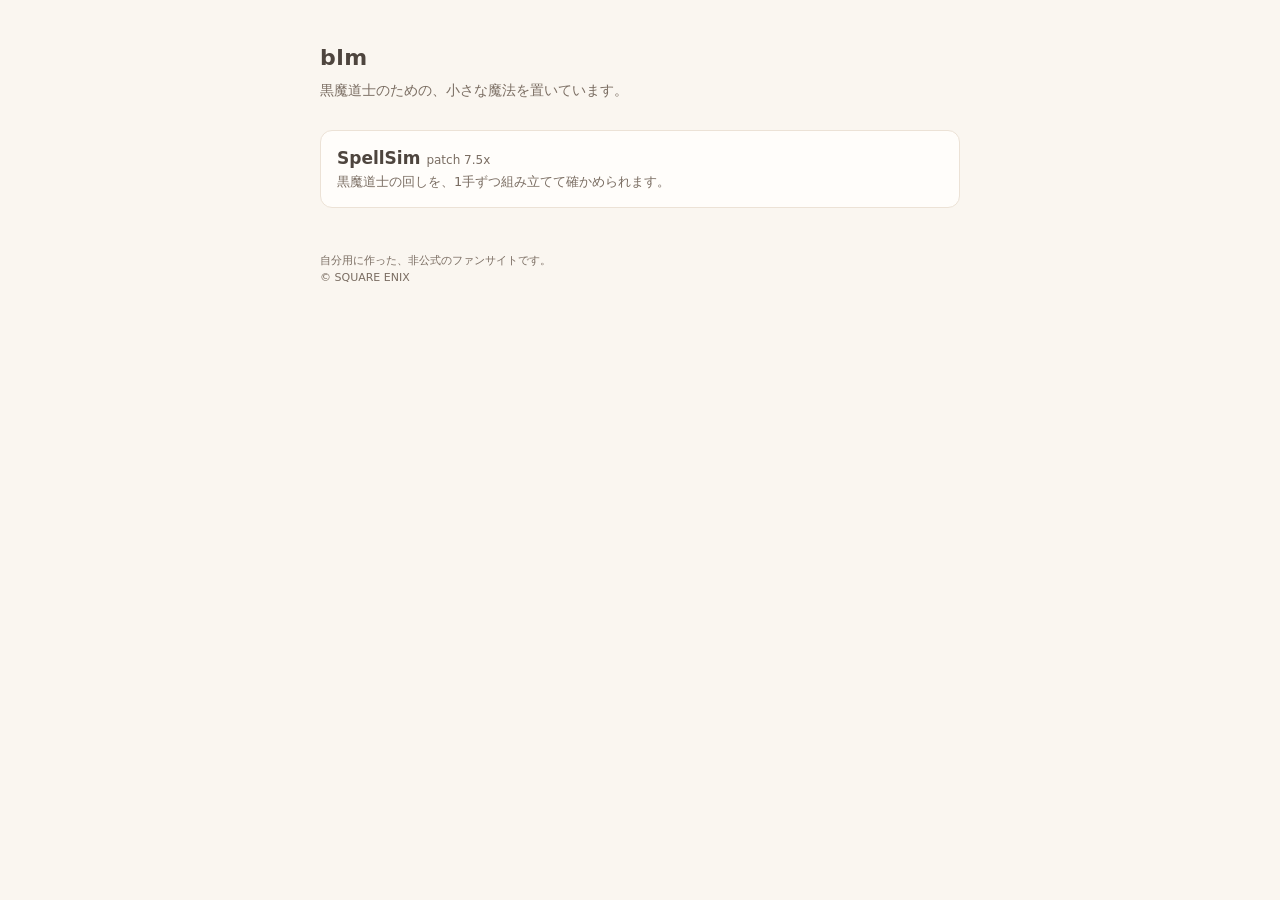
<file: index.html>
<!doctype html>
<html lang="ja">
  <head>
    <meta charset="utf-8" />
    <meta name="viewport" content="width=device-width, initial-scale=1" />
    <meta name="color-scheme" content="light dark" />
    <link rel="icon" href="./favicon.png" type="image/png" />
    <link rel="icon" href="./favicon.ico" sizes="any" />
    <link rel="apple-touch-icon" href="./favicon.png" />
    <title>blm — 黒魔道士のための小さな魔法</title>
    <script>
      // SpellSim などで選んだライト / ダークをここでも使う
      try {
        const t = localStorage.getItem("blm:theme");
        if (t === "light" || t === "dark") document.documentElement.dataset.theme = t;
      } catch {}
    </script>
    <style>
      /* ライト：アイボリー × アッシュブラウン / ダーク：その反対（SpellSim と同じ色） */
      :root { --bg: #faf6f0; --panel: #fffdfa; --text: #4e453e; --muted: #7a6d62; --line: #ece2d6; --accent: #4e453e; }
      @media (prefers-color-scheme: dark) {
        :root:not([data-theme="light"]) { --bg: #1d1a17; --panel: #26221e; --text: #faf6f0; --muted: #b3a597; --line: #3a332d; --accent: #d0c0b0; color-scheme: dark; }
      }
      :root[data-theme="dark"] { --bg: #1d1a17; --panel: #26221e; --text: #faf6f0; --muted: #b3a597; --line: #3a332d; --accent: #d0c0b0; color-scheme: dark; }
      body { margin: 0; background: var(--bg); color: var(--text); font: 15px/1.6 system-ui, -apple-system, "Hiragino Sans", "Noto Sans JP", sans-serif; }
      main { max-width: 40rem; margin: 0 auto; padding: 40px 16px; }
      h1 { margin: 0 0 4px; font-size: 22px; letter-spacing: 0.02em; }
      .sub { color: var(--muted); margin: 0 0 28px; font-size: 14px; }
      .tools { display: grid; gap: 10px; }
      a.tool { display: block; padding: 14px 16px; background: var(--panel); border: 1px solid var(--line); border-radius: 12px; color: var(--text); text-decoration: none; }
      a.tool:hover { border-color: var(--accent); }
      a.tool strong { font-size: 17px; }
      a.tool small { margin-left: 6px; color: var(--muted); font-size: 12px; font-weight: 500; }
      a.tool span { display: block; color: var(--muted); font-size: 13px; }
      footer { margin-top: 44px; color: var(--muted); font-size: 11px; line-height: 1.6; }
      footer p { margin: 0; }
    </style>
  </head>
  <body>
    <main>
      <h1>blm</h1>
      <p class="sub">黒魔道士のための、小さな魔法を置いています。</p>
      <div class="tools">
        <a class="tool" href="./spellsim/">
          <strong>SpellSim</strong><small>patch 7.5x</small>
          <span>黒魔道士の回しを、1手ずつ組み立てて確かめられます。</span>
        </a>
      </div>
      <footer>
        <p>自分用に作った、非公式のファンサイトです。</p>
        <p>© SQUARE ENIX</p>
      </footer>
    </main>
  </body>
</html>
</file>
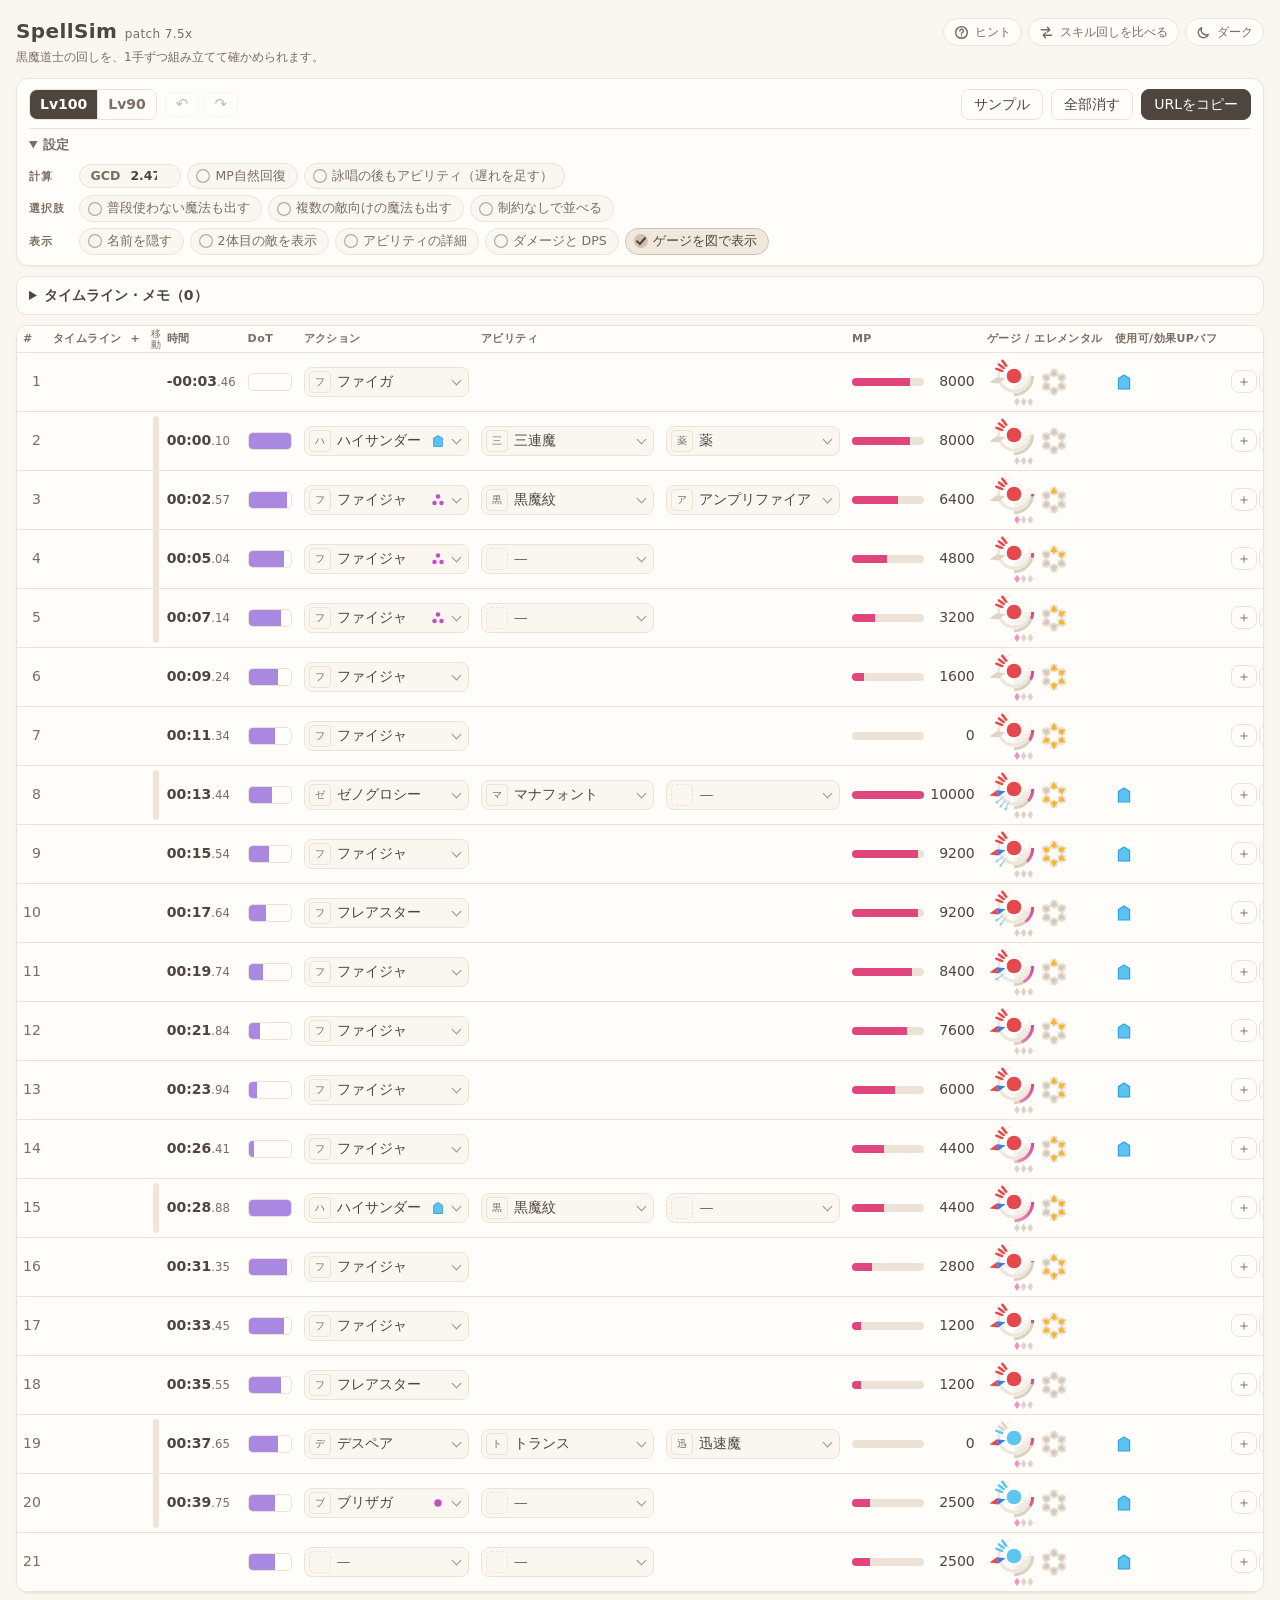
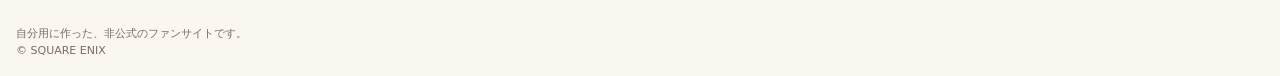
<file: spellsim/index.html>
<!doctype html>
<html lang="ja">
  <head>
    <meta charset="utf-8" />
    <meta name="viewport" content="width=device-width, initial-scale=1" />
    <meta name="color-scheme" content="light dark" />
    <link rel="icon" href="../favicon.png" type="image/png" />
    <link rel="icon" href="../favicon.ico" sizes="any" />
    <link rel="apple-touch-icon" href="../favicon.png" />
    <title>SpellSim — 黒魔道士スキル回しシミュレーター</title>
    <link rel="stylesheet" href="./style.css" />
    <script>
      // 前に選んだライト / ダークを、描く前に当てる（ちらつき防止）
      try {
        const t = localStorage.getItem("blm:theme");
        if (t === "light" || t === "dark") document.documentElement.dataset.theme = t;
      } catch {}
    </script>
  </head>
  <body>
    <header class="top">
      <div>
        <h1>SpellSim <small>patch 7.5x</small></h1>
        <p class="sub">黒魔道士の回しを、1手ずつ組み立てて確かめられます。</p>
      </div>
    </header>
    <main id="app"></main>
    <footer class="foot">
      <p>自分用に作った、非公式のファンサイトです。</p>
      <p>© SQUARE ENIX</p>
    </footer>
    <script type="module" src="./ui/main.js"></script>
  </body>
</html>
</file>
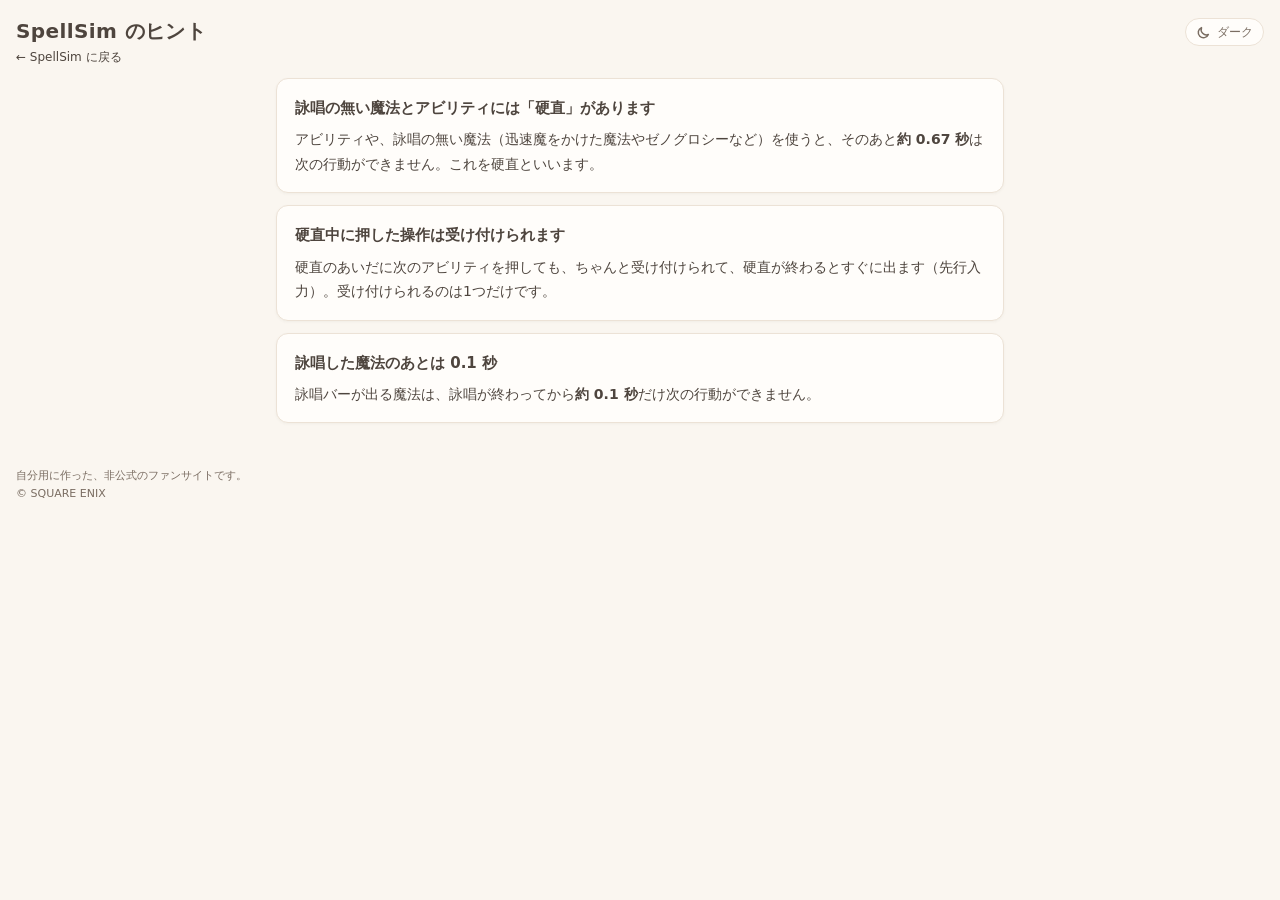
<file: spellsim/hint.html>
<!doctype html>
<html lang="ja">
  <head>
    <meta charset="utf-8" />
    <meta name="viewport" content="width=device-width, initial-scale=1" />
    <meta name="color-scheme" content="light dark" />
    <link rel="icon" href="../favicon.png" type="image/png" />
    <link rel="icon" href="../favicon.ico" sizes="any" />
    <link rel="apple-touch-icon" href="../favicon.png" />
    <title>SpellSim のヒント</title>
    <link rel="stylesheet" href="./style.css" />
    <script>
      // 前に選んだライト / ダークを、描く前に当てる（ちらつき防止）
      try {
        const t = localStorage.getItem("blm:theme");
        if (t === "light" || t === "dark") document.documentElement.dataset.theme = t;
      } catch {}
    </script>
  </head>
  <body>
    <!-- SpellSim のヒント：黒魔道士・FF14 の仕組みのうち、回しを組むときに知っておくとよいこと（硬直など）。
         SpellSim の計算の仕組みの話はしない。ゲームを始めたばかりの人が読んで7割わかるくらいに短く（docs/仕様.md 3.1） -->
    <header class="top">
      <div>
        <h1>SpellSim のヒント</h1>
        <p class="sub"><a href="./">← SpellSim に戻る</a></p>
      </div>
    </header>
    <main class="guide">
      <section>
        <h2>詠唱の無い魔法とアビリティには「硬直」があります</h2>
        <p>
          アビリティや、詠唱の無い魔法（迅速魔をかけた魔法やゼノグロシーなど）を使うと、そのあと<strong>約 0.67 秒</strong>は次の行動ができません。これを硬直といいます。
        </p>
      </section>

      <section>
        <h2>硬直中に押した操作は受け付けられます</h2>
        <p>
          硬直のあいだに次のアビリティを押しても、ちゃんと受け付けられて、硬直が終わるとすぐに出ます（先行入力）。受け付けられるのは1つだけです。
        </p>
      </section>

      <section>
        <h2>詠唱した魔法のあとは 0.1 秒</h2>
        <p>詠唱バーが出る魔法は、詠唱が終わってから<strong>約 0.1 秒</strong>だけ次の行動ができません。</p>
      </section>
    </main>
    <footer class="foot">
      <p>自分用に作った、非公式のファンサイトです。</p>
      <p>© SQUARE ENIX</p>
    </footer>
    <script type="module">
      import { mountThemeToggle } from "./ui/theme.js";
      mountThemeToggle();
    </script>
  </body>
</html>
</file>
<file: spellsim/style.css>
/* SpellSim の見た目。上から：色 → 土台（ボタン・お知らせ・確認のメッセージボックス）→ 設定バー → 表 →
   選択欄（アビリティのリキャストを含む）→ 状態の列 → タイムライン → スマホ → 動きを減らす設定 */

/* ===== 色（アイボリー #FAF6F0 × ミルクティー #D0C0B0 × アッシュブラウン #4E453E。ダークはその反対） =====
   ミルクティーは明るい背景の上では文字に使えない（コントラスト不足）ので、線・面・印だけに使う。
   端末の設定に合わせ、右上のボタンで切り替えたらそれを優先（data-theme） */
:root {
  --bg: #faf6f0;
  --panel: #fffdfa;
  --text: #4e453e;
  --muted: #7a6d62;
  --line: #ece2d6;
  /* ボタン・選んだもの（ライトはアッシュブラウン、ダークはミルクティー） */
  --accent: #4e453e;
  /* アクセントの上の文字 */
  --on-accent: #fffdfa;
  /* ミルクティー（オンのチップの縁と印） */
  --tea: #d0c0b0;
  /* 選んだものの面 */
  --soft: #f1e8dd;
  --bad: #d93a3a;
  --bad-soft: #fde4e4;
  --shadow: 0 1px 3px rgba(78, 69, 62, 0.05);

  /* ゲーム内の要素 */
  --fire: #e8622c;
  --ice: #2f8fd8;
  --heart: #8fc9f2;
  --poly: #f07ab4;
  /* ポリグロットのあふれの文字（背景とのコントラストを取るため濃いめ） */
  --poly-strong: #b8326f;
  --mp: #e0457b;
  --ent: #b49ce8;
  --dot: #8b62d9;
  /* アストラルソウル 6 個の光（明るい背景では白が見えないので金色寄り） */
  --as-glow: 255, 196, 40;
  /* 動ける手の帯 */
  --mv: #efe4d8;
  /* 選択肢の印（E・T）、H の水色、N の詠唱の背景（ピンク） */
  --mark: #c04fc8;
  --h-tint: 90, 185, 240;
  --n-tint: 240, 130, 175;
  /* 開いた一覧は表と見分けがつくよう少し色を付ける */
  --menu-bg: #f7f0e7;
  --menu-line: #e2d4c4;
  /* タイムラインの種類 */
  --k-gimmick: #e0564f;
  --k-move: #e39a2a;
  --k-burst: #a64ad6;
  --k-memo: #7d8796;

  /* ゲージを図で表示するときの色（dial.ts） */
  --dl-off: #ddd3c8;
  --dl-warm: #d9d2bd;
  --dl-moon: #eee6dc;
  --dl-af: #e5484d;
  --dl-ub: #5cc6ee;
  --dl-pxin: #3d7fe0;
  --dl-heart: #7fc4f5;
  --dl-ele: #d6478f;
  --dl-ele2: #f590c4;
  --dl-disc: #ebe3d9;
  --dl-soul: #f7b52a;
  --dl-soul-off: #d3c8bc;

  /* 1手の行の高さ（選択欄の高さ） */
  --row: 30px;
}
/* ダーク（端末の設定。ボタンでライトを選んだときは除く）と、ボタンでダークを選んだとき。中身は同じ */
@media (prefers-color-scheme: dark) {
  :root:not([data-theme="light"]) {
    --bg: #1d1a17;
    --panel: #26221e;
    --text: #faf6f0;
    --muted: #b3a597;
    --line: #3a332d;
    --accent: #d0c0b0;
    --on-accent: #2b2521;
    --soft: rgba(208, 192, 176, 0.14);
    --poly-strong: #ff9fcb;
    --bad-soft: #4a1d22;
    --as-glow: 255, 243, 180;
    --mv: #3b332c;
    --menu-bg: #2d2823;
    --menu-line: #4a4038;
    --dl-off: #574e46;
    --dl-warm: #6a624d;
    --dl-moon: #352f29;
    --dl-disc: #332d27;
    --dl-soul-off: #5a5047;
    color-scheme: dark;
  }
}
:root[data-theme="dark"] {
  --bg: #1d1a17;
  --panel: #26221e;
  --text: #faf6f0;
  --muted: #b3a597;
  --line: #3a332d;
  --accent: #d0c0b0;
  --on-accent: #2b2521;
  --soft: rgba(208, 192, 176, 0.14);
  --poly-strong: #ff9fcb;
  --bad-soft: #4a1d22;
  --as-glow: 255, 243, 180;
  --mv: #3b332c;
  --menu-bg: #2d2823;
  --menu-line: #4a4038;
  --dl-off: #574e46;
  --dl-warm: #6a624d;
  --dl-moon: #352f29;
  --dl-disc: #332d27;
  --dl-soul-off: #5a5047;
  color-scheme: dark;
}

/* ===== 土台 ===== */
* { box-sizing: border-box; }
body {
  margin: 0;
  background: var(--bg);
  color: var(--text);
  font: 14px/1.5 system-ui, -apple-system, "Hiragino Sans", "Noto Sans JP", sans-serif;
  /* ドラッグで文字や画像が選択されて青くならないようにする（入力欄の中は選べる） */
  -webkit-user-select: none;
  user-select: none;
}
input, textarea { -webkit-user-select: text; user-select: text; }
img { -webkit-user-drag: none; user-drag: none; }

header.top { padding: 16px 16px 4px; display: flex; align-items: flex-start; justify-content: space-between; gap: 12px; }
/* ライト / ダークの切り替え */
.themetoggle {
  flex: none; display: inline-flex; align-items: center; gap: 6px; padding: 4px 10px; margin-top: 2px;
  border: 1px solid var(--line); border-radius: 999px; background: var(--panel); color: var(--muted); font: inherit; font-size: 12px; cursor: pointer;
}
.themetoggle:hover { color: var(--text); border-color: var(--accent); }
/* 見出しの右のボタン（スキル回しを比べる、ライト / ダーク） */
header.top { flex-wrap: wrap; }
header.top > div:first-child { flex: 1 1 16em; }
.headtools { flex: none; margin-left: auto; display: flex; flex-wrap: wrap; justify-content: flex-end; gap: 6px; }
.cmptoggle[aria-pressed="true"] { color: var(--text); border-color: var(--accent); background: var(--soft); }
.cmptoggle .bdot { width: 6px; height: 6px; border-radius: 50%; background: var(--accent); }
.themetoggle svg { width: 15px; height: 15px; fill: none; stroke: currentColor; stroke-width: 1.6; stroke-linecap: round; stroke-linejoin: round; }
header.top h1 { margin: 0; font-size: 20px; letter-spacing: 0.02em; }
header.top h1 small { font-size: 12px; color: var(--muted); font-weight: 500; }
header.top .sub { margin: 2px 0 0; color: var(--muted); font-size: 12px; }
main { padding: 8px 16px 16px; }
.foot { padding: 16px; color: var(--muted); font-size: 11px; line-height: 1.6; }
.foot p { margin: 0; }
/* 画面を広げても列が離れすぎないよう幅に上限（タイムラインの列のぶん --tlw だけ広げる） */
header.top, main, .foot {
  max-width: calc(1380px + var(--tlw, 0px)); margin-left: auto; margin-right: auto;
  transition: max-width 0.2s ease-out;
}
/* 詳細列を出すときは上限なし */
body.wide header.top, body.wide main, body.wide .foot { max-width: none; }
/* 見出しの「ヒント」（hint.html へのリンク。見た目はライト / ダークのボタンと同じ） */
a.themetoggle { text-decoration: none; }
/* ヒントのページ（hint.html） */
header.top .sub a { color: var(--accent); text-decoration: none; }
header.top .sub a:hover { text-decoration: underline; }
main.guide { max-width: 760px; line-height: 1.75; font-size: 14px; }
.guide section { background: var(--panel); border: 1px solid var(--line); border-radius: 12px; padding: 4px 18px 10px; margin-bottom: 12px; box-shadow: var(--shadow); }
.guide h2 { font-size: 15px; margin: 12px 0 4px; color: var(--accent); }
.guide p { margin: 6px 0; }
.guide ul { margin: 6px 0; padding-left: 1.3em; }
.guide li { margin: 2px 0; }
.guide strong { color: var(--text); }
.guide a { color: var(--accent); }

button {
  font: inherit; border: 1px solid var(--line); background: var(--panel); color: var(--text);
  border-radius: 8px; padding: 4px 12px; cursor: pointer; transition: border-color 0.12s, background-color 0.12s, color 0.12s;
}
button:hover { border-color: color-mix(in srgb, var(--accent) 55%, var(--line)); }
button:focus-visible, input:focus-visible, select:focus-visible { outline: 2px solid var(--accent); outline-offset: 1px; }
button.primary { background: var(--accent); border-color: var(--accent); color: var(--on-accent); }
button.primary:hover { background: color-mix(in srgb, var(--accent) 88%, #000); }
input[type="checkbox"] { accent-color: var(--accent); width: 15px; height: 15px; margin: 0; }

.toast {
  position: fixed; left: 50%; bottom: 20px; transform: translateX(-50%);
  background: var(--text); color: var(--bg); padding: 8px 14px; border-radius: 8px; z-index: 10;
}

/* 確認のメッセージボックス */
.modal { position: fixed; inset: 0; z-index: 50; display: flex; align-items: center; justify-content: center; padding: 16px; background: rgba(30, 24, 20, 0.35); }
.modal .box {
  width: 22em; max-width: 100%; background: var(--panel); color: var(--text); border: 1px solid var(--line); border-radius: 12px;
  box-shadow: 0 10px 40px rgba(0, 0, 0, 0.25); padding: 16px; display: flex; flex-direction: column; gap: 12px;
}
.modal .msg { margin: 0; font-weight: 600; }
.modal .skip { display: inline-flex; gap: 6px; align-items: center; color: var(--muted); font-size: 12px; cursor: pointer; }
.modal .btns { display: flex; justify-content: flex-end; gap: 8px; }
button.danger { background: var(--bad); border-color: var(--bad); color: #fff; }
button.danger:hover { background: color-mix(in srgb, var(--bad) 88%, #000); }

/* ===== 設定バー ===== */
.settings {
  display: flex; flex-direction: column; gap: 8px;
  background: var(--panel); border: 1px solid var(--line); border-radius: 12px; box-shadow: var(--shadow);
  padding: 10px 12px; position: sticky; top: env(safe-area-inset-top, 0px); z-index: 3;
}
.settings .actions { display: flex; flex-wrap: wrap; gap: 8px; align-items: center; }
.settings .spacer { flex: 1; }
/* 元に戻す・やり直し */
.settings .history { display: inline-flex; gap: 4px; }
.settings .history button { padding: 2px 10px; font-size: 15px; line-height: 1.3; }
.settings .history button:disabled { opacity: 0.35; cursor: default; }
/* 設定（開閉できる） */
.settings .opts { border-top: 1px solid var(--line); padding-top: 6px; }
.settings .opts summary { cursor: pointer; font-weight: 600; font-size: 13px; color: var(--muted); width: fit-content; }
.settings .opts summary:hover { color: var(--text); }
.settings .optlist { display: flex; flex-direction: column; gap: 6px; margin-top: 8px; }
/* 計算・選択肢・表示のまとまり（左に小さな見出し） */
.settings .optgroup { display: flex; gap: 10px; align-items: flex-start; }
.settings .gtitle {
  flex: none; width: 3.6em; font-size: 11px; font-weight: 600; letter-spacing: 0.08em; color: var(--muted);
  padding-top: 6px;
}
.settings .chips { display: flex; flex-wrap: wrap; gap: 6px; align-items: center; }
/* GCD 2.36 以下のときの注意（計算のまとまりの下の行） */
.settings .gcdnote { flex-basis: 100%; margin: 0; padding-left: 4px; font-size: 12px; line-height: 1.6; color: var(--muted); }
.settings .gcdnote::before { content: "※ "; color: var(--accent); }
.settings .gcdnote a { margin-left: 6px; color: var(--accent); }
/* オン・オフの丸いボタン */
.settings .chip {
  position: relative; display: inline-flex; align-items: center; gap: 5px; padding: 3px 11px 3px 8px; font-size: 12.5px; line-height: 1.5;
  border: 1px solid var(--line); border-radius: 999px; background: var(--bg); color: var(--muted); cursor: pointer;
  transition: background 0.15s, border-color 0.15s, color 0.15s;
}
.settings .chip:hover { color: var(--text); border-color: color-mix(in srgb, var(--accent) 45%, var(--line)); }
.settings .chip input { position: absolute; opacity: 0; width: 1px; height: 1px; pointer-events: none; }
.settings .chip:has(input:focus-visible) { outline: 2px solid var(--accent); outline-offset: 1px; }
.settings .chip .tick {
  width: 14px; height: 14px; flex: none; border-radius: 50%; box-shadow: inset 0 0 0 1.2px color-mix(in srgb, var(--muted) 55%, transparent);
  fill: none; stroke: transparent; stroke-width: 1.8; stroke-linecap: round; stroke-linejoin: round;
}
.settings .chip.on { background: var(--soft); border-color: var(--tea); color: var(--text); }
.settings .chip.on .tick { background: var(--tea); box-shadow: none; stroke: #4e453e; }
.settings .regen { display: inline-flex; gap: 6px; align-items: center; }
.settings button.shift { display: inline-flex; align-items: center; gap: 6px; padding: 3px 10px; border-radius: 999px; font-size: 12px; color: var(--muted); font-variant-numeric: tabular-nums; }
/* 進んでいる間は、進むたびに小さな点がふわっと光る。止めている間は点を消して枠を強める */
.settings button.shift .dot { width: 6px; height: 6px; border-radius: 50%; background: var(--accent); }
.settings button.shift.live .dot { animation: live-dot 0.5s ease-out; }
.settings button.shift.paused { border-color: var(--accent); color: var(--text); }
.settings button.shift.paused .dot { background: transparent; box-shadow: inset 0 0 0 1px var(--muted); }
@keyframes live-dot { from { opacity: 0.2; transform: scale(1.6); } }
.settings label.num {
  display: inline-flex; gap: 6px; align-items: center; font-size: 12.5px; font-weight: 600; color: var(--muted);
  padding: 0 4px 0 11px; border: 1px solid var(--line); border-radius: 999px; background: var(--bg);
}
.settings input[type="number"] { width: 50px; padding: 2px 4px; border: 0; background: transparent; color: var(--text); font: inherit; font-weight: 600; font-variant-numeric: tabular-nums; }
/* レベルの切り替え（つながったボタン） */
.level { display: inline-flex; border: 1px solid var(--line); border-radius: 8px; overflow: hidden; }
.level button { border: 0; border-radius: 0; padding: 4px 10px; font-weight: 600; color: var(--muted); background: var(--panel); }
.level button + button { border-left: 1px solid var(--line); }
.level button.on { background: var(--accent); color: var(--on-accent); }
.level button:not(.on):hover { color: var(--text); background: var(--soft); }
.warn { color: var(--bad); margin: 8px 0 0; font-weight: 600; }
.warn.soft { color: var(--poly-strong); }

/* ===== 表 ===== */
.tablewrap { overflow-x: auto; margin-top: 10px; border: 1px solid var(--line); border-radius: 12px; background: var(--panel); box-shadow: var(--shadow); }
table.rot { border-collapse: collapse; width: 100%; min-width: 980px; }
.rot th, .rot td { padding: 4px 6px; border-bottom: 1px solid var(--line); text-align: left; white-space: nowrap; vertical-align: middle; }
.rot th { position: sticky; top: 0; background: var(--panel); font-size: 11px; letter-spacing: 0.04em; color: var(--muted); font-weight: 600; z-index: 1; }
.rot tbody tr:hover td { background: color-mix(in srgb, var(--accent) 3%, transparent); }
.rot tr.invalid td { background: var(--bad-soft); }
.rot td.no { color: var(--muted); font-variant-numeric: tabular-nums; text-align: right; width: 2.5em; }
.rot td.time { font-variant-numeric: tabular-nums; font-weight: 600; }
.rot td.time small { color: var(--muted); font-weight: 400; }
td.ops { white-space: nowrap; }
/* ＋・時計・× は同じ高さにそろえる */
td.ops button {
  display: inline-flex; align-items: center; justify-content: center; vertical-align: middle;
  height: 23px; min-width: 24px; padding: 0 5px; margin-left: 2px; color: var(--muted);
}
.clock { width: 13px; height: 13px; fill: none; stroke: currentColor; stroke-width: 1.5; stroke-linecap: round; }

/* イベント行（待ち時間だけ）：斜線の背景で、攻撃しない時間だと分かるように */
.rot tr.wait td:not(.tl):not(.mv) {
  background: repeating-linear-gradient(135deg, transparent 0 6px, color-mix(in srgb, var(--muted) 9%, transparent) 6px 8px);
}
.waitbox { display: flex; align-items: center; gap: 6px; font-variant-numeric: tabular-nums; }
.waitbox .wlabel { font-weight: 600; color: var(--muted); }
.waitbox input { width: 5.2em; padding: 3px 6px; border: 1px solid var(--line); border-radius: 6px; background: var(--panel); color: var(--text); font: inherit; text-align: right; }
.waitbox .wunit { color: var(--muted); }
.waitbox .wend { color: var(--muted); font-size: 12px; white-space: nowrap; }
.waitbox .wend small { font-size: 10px; }

/* 動ける手（詠唱なし）の縦の帯。続く手どうしは行の線を越えてつなげる */
.rot th.mvh, .rot td.mv { width: 10px; min-width: 10px; padding: 0; }
/* 動ける帯の見出し：1字ずつ縦に積んだ「移動」（列の幅は変えない。縦書きはフォントによって字が重なるので使わない） */
.rot th.mvh { vertical-align: middle; text-align: center; padding: 2px 0; }
.mvlab { display: block; font-size: 10px; line-height: 11px; letter-spacing: 0; color: var(--muted); font-weight: 500; }
.mvlab span { display: block; }
.rot td.mv { position: relative; }
.mvbar { position: absolute; left: 2px; width: 6px; top: -1px; bottom: -1px; background: var(--mv); }
.rot td.mv.start .mvbar { top: 4px; border-top-left-radius: 3px; border-top-right-radius: 3px; }
.rot td.mv.end .mvbar { bottom: 4px; border-bottom-left-radius: 3px; border-bottom-right-radius: 3px; }
.rot tr:last-child td.mv .mvbar { bottom: 4px; }

/* DoT：残り時間（30 秒を満タン）のバー。選んだ敵は枠を強調、切れたら枠を赤く点滅 */
.tgtbox { display: flex; gap: 2px; }
.dotchip {
  position: relative; display: inline-flex; align-items: center; justify-content: center;
  width: 30px; height: 18px; padding: 0; line-height: 1; overflow: hidden; border-radius: 5px;
}
.tgtbox .dotchip:only-child { width: 44px; }
.dotchip .fill { position: absolute; inset: 0 auto 0 0; width: calc(var(--p) * 100%); background: var(--dot); opacity: 0.75; }
.dotchip .n { position: relative; font-size: 11px; font-weight: 700; color: var(--text); text-shadow: 0 0 2px var(--panel); }
.dotchip.on { border-color: var(--accent); box-shadow: 0 0 0 1px var(--accent); }
.dotchip:disabled { cursor: default; }
.dotchip:disabled:hover { border-color: var(--line); }
.dotchip.expired, .dotchip.expired:disabled:hover { border-color: var(--bad); animation: dot-expired 1s ease-in-out infinite; }
@keyframes dot-expired {
  0%, 100% { box-shadow: 0 0 0 1px var(--bad); }
  50% { box-shadow: 0 0 0 1px transparent; border-color: transparent; }
}

/* アビリティは2列（1つ目・2つ目）。幅は固定して、列がそろうようにする */
td.ab1, td.ab2 { width: 12.4em; }
td.ab1 .pickwrap, td.ab2 .pickwrap { min-width: 0; }
td.ab1 button.pick, td.ab2 button.pick { width: 12.4em; min-width: 0; }

/* ===== 選択欄（アイコン付きのプルダウン） ===== */
.pickwrap { display: flex; align-items: center; min-width: 0; }
.iconbox { width: 22px; height: 22px; flex: none; display: inline-flex; position: relative; }
.icon { width: 100%; height: 100%; border-radius: 5px; flex: none; }
.noicon { width: 100%; height: 100%; border-radius: 5px; border: 1px dashed var(--line); }
/* アイコンの無いもの（薬など）・読み込めないものは、頭の文字を枠に入れて代わりにする */
.alt {
  display: inline-flex; align-items: center; justify-content: center; width: 100%; height: 100%;
  font-size: 10px; border: 1px solid var(--line); border-radius: 4px; color: var(--muted); overflow: hidden;
}
button.pick {
  display: inline-flex; align-items: center; gap: 6px; height: var(--row); padding: 0 6px 0 4px;
  border: 1px solid var(--line); border-radius: 8px; background: var(--bg); color: var(--text);
  text-align: left; white-space: nowrap; transition: border-color 0.12s, background-color 0.12s, box-shadow 0.12s;
}
button.pick:hover { border-color: color-mix(in srgb, var(--accent) 55%, var(--line)); background: var(--panel); }
button.pick.open { border-color: var(--accent); box-shadow: 0 0 0 3px var(--soft); background: var(--panel); }
button.pick .name { flex: 1; min-width: 0; overflow: hidden; text-overflow: ellipsis; }
button.pick.empty .name { color: var(--muted); }
button.pick.bad { border-color: var(--bad); }
button.pick.bad .name { color: var(--bad); }
button.pick .caret {
  width: 7px; height: 7px; flex: none; margin: 0 2px 3px 2px; opacity: 0.55;
  border-right: 1.5px solid currentColor; border-bottom: 1.5px solid currentColor; transform: rotate(45deg);
}
button.pick.open .caret { transform: rotate(-135deg); margin: 3px 2px 0 2px; }
button.pick.action { width: 11.8em; }
/* H を選んでいる欄は薄い水色 */
button.pick.m-h { background: color-mix(in srgb, rgb(var(--h-tint)) 14%, var(--bg)); }
button.pick.m-h:hover { background: color-mix(in srgb, rgb(var(--h-tint)) 18%, var(--panel)); }

/* 右端の印：E は玉1つ、T は玉3つ、P とハイサンダー系は将棋の駒の形 */
.modemark { width: 14px; height: 14px; flex: none; fill: var(--mark); }
.modemark.mm-P { stroke-width: 1; stroke-linejoin: round; }
.modemark.pr-thunder { fill: #5cc4f2; stroke: #2f9fd8; }
.modemark.pr-fire { fill: #fbe58c; stroke: #c9a227; }
td.ab1 .modemark, td.ab2 .modemark, td.act button.pick .modemark { margin-left: -2px; }

/* 開いた一覧 */
.pickmenu {
  position: fixed; z-index: 30; overflow-y: auto; padding: 4px; outline: none;
  background: var(--menu-bg); border: 1px solid var(--menu-line); border-radius: 10px;
  box-shadow: 0 14px 36px rgba(40, 30, 22, 0.28), 0 3px 8px rgba(40, 30, 22, 0.12);
  animation: menu-in 0.12s ease-out;
}
.pickmenu:focus-visible { outline: none; }
@keyframes menu-in { from { opacity: 0; transform: translateY(-3px); } }
.pickmenu .opt {
  position: relative; overflow: hidden; display: flex; align-items: center; gap: 8px;
  padding: 4px 8px 4px 5px; border-radius: 7px; cursor: pointer; white-space: nowrap;
}
.pickmenu .opt > :not(.castfill) { position: relative; }
.pickmenu .opt .iconbox { width: 24px; height: 24px; }
.pickmenu .opt .name { flex: 1; }
.pickmenu .opt.active { background: var(--soft); }
/* 一覧の H は、詠唱の背景が埋まっていない間もごく薄い水色を敷いて N と見分けられるようにする */
.pickmenu .opt.m-h { background: rgba(var(--h-tint), 0.06); }
.pickmenu .opt.m-h.active { background: color-mix(in srgb, rgba(var(--h-tint), 0.12), var(--soft)); }
.pickmenu .opt.sel { font-weight: 700; }
.pickmenu .opt.invalid { cursor: default; }
.pickmenu .opt.invalid .name { color: var(--bad); }
/* 並び：名前 → 札 → ✓ → E/T/P の印（一番右） */
.pickmenu .opt .tag { order: 1; }
.pickmenu .opt.sel::after { content: "✓"; color: var(--accent); font-size: 12px; order: 2; }
.pickmenu .opt .modemark { order: 3; }
.pickmenu .tag { font-size: 10px; color: var(--muted); border: 1px solid var(--line); border-radius: 999px; padding: 0 6px; }
.pickmenu .tag.bad { color: var(--bad); border-color: var(--bad); }
/* N・H の詠唱時間を背景で見せる（左から右へ埋まる。動きは picker.ts） */
.castfill {
  position: absolute; inset: 0; border-radius: inherit; pointer-events: none; transform-origin: left center;
  background: linear-gradient(90deg, rgba(var(--n-tint), 0.10), rgba(var(--n-tint), 0.26));
}
.castfill.h { background: linear-gradient(90deg, rgba(var(--h-tint), 0.10), rgba(var(--h-tint), 0.28)); }

/* 名前を隠す設定：アイコンだけ見せる。E・T・P の印はアイコンの横に出す（N は何もなし、H は水色の背景） */
body.icons-only button.pick { width: auto !important; gap: 3px; padding: 0 4px 0 3px; }
body.icons-only button.pick .name { display: none; }
body.icons-only td.ab1, body.icons-only td.ab2 { width: auto; }
body.icons-only .pickwrap.bad .alt { color: var(--bad); border-color: var(--bad); }

/* アビリティの選択肢のリキャスト：画像の上に、経過の白い扇形（12 時から時計回り）→ 残りの秒数 */
.pickmenu .opt .iconbox { overflow: hidden; border-radius: 5px; }
.iconbox .pie { position: absolute; inset: 1px; border-radius: 50%; background: conic-gradient(rgba(255, 255, 255, 0.6) 0 var(--p), transparent var(--p) 360deg); }
.iconbox .sec {
  position: absolute; inset: 0; display: flex; align-items: center; justify-content: center;
  color: #fff; font-weight: 700; font-size: 11px; font-variant-numeric: tabular-nums; letter-spacing: -0.02em;
  text-shadow: 0 0 2px #000, 0 0 3px #000, 0 1px 2px rgba(0, 0, 0, 0.8);
}
/* リキャスト中で選べないもの：一覧の下にまとめ、画像を暗く */
.pickmenu .optsep { margin: 4px 6px 2px; padding-top: 6px; border-top: 1px solid var(--menu-line); font-size: 11px; font-weight: 600; color: var(--muted); }
.pickmenu .opt.down { cursor: default; }
.pickmenu .opt.down .name { color: var(--muted); }
.pickmenu .opt.down .iconbox img, .pickmenu .opt.down .iconbox .alt { filter: brightness(0.5); }

/* ===== 状態の列 ===== */
/* MP・エレメンタルの横棒 */
.mp, .ent { display: flex; align-items: center; gap: 6px; }
.bar { width: 72px; height: 8px; border-radius: 4px; background: var(--line); overflow: hidden; }
.mp .fill { height: 100%; background: var(--mp); }
.ent .fill { height: 100%; background: var(--ent); }
.mp .num, .ent .num { font-variant-numeric: tabular-nums; min-width: 3.2em; text-align: right; }
.ent.off { color: var(--muted); }

/* ゲージ（上段）とパラドックス＋エレメンタル（下段）を1つのセルに、行の高さに収める。
   AF/UB のひし形とエレメンタルのバーの左端をそろえ、パラドックスはその左に出っ張らせる */
.stack2 {
  display: flex; flex-direction: column; align-items: flex-start; justify-content: center;
  height: var(--row); gap: 2px; padding-left: 16px;
}
.stack2 > * { height: calc((var(--row) - 2px) / 2); }
.stack2 .ent { font-size: 11px; line-height: 1; gap: 4px; }
.stack2 .ent .bar { height: 6px; }
.stack2 .ent .num { min-width: 0; text-align: left; }
.elem { display: flex; align-items: center; gap: 6px; margin-left: -16px; }
/* パラドックス：回したひし形なので、135deg で画面上の上→下のグラデーションになる */
/* ゲージを図で表示（dial.ts） */
.dialbox { display: flex; align-items: center; gap: 4px; }
.dial { width: 49px; height: 50px; flex: none; display: block; }
.soul { width: 28px; height: 28px; flex: none; display: block; }
.paradox { width: 10px; height: 10px; border-radius: 2px; transform: rotate(45deg); flex: none; background: var(--line); }
.paradox.on { background: linear-gradient(135deg, #d8306e 0%, #b35fe0 50%, #2a2cff 100%); }

.gauge { display: flex; align-items: center; gap: 8px; }
.pips { display: inline-flex; gap: 3px; }
.pips i { width: 10px; height: 10px; border-radius: 50%; background: var(--line); display: inline-block; }
.pips.af i.on { background: var(--fire); transform: rotate(45deg); border-radius: 2px; }
.pips.ub i.on { background: var(--ice); transform: rotate(45deg); border-radius: 2px; }
/* アンブラルハート・ポリグロットはひし形 */
.pips.uh i, .pips.pg i { border-radius: 2px; transform: rotate(45deg); }
.pips.uh i { width: 8px; height: 8px; }
.pips.uh i.on { background: var(--heart); }
.pips.pg i.on { background: var(--poly); }
/* ポリグロットがあふれた手：小さな印 */
.rot td.pgc.lost { white-space: nowrap; }
.pglost { margin-left: 6px; font-size: 10px; font-weight: 700; color: var(--poly-strong); border: 1px solid currentColor; border-radius: 4px; padding: 0 4px; vertical-align: 1px; }

/* 簡易ダメージと DPS */
.rot td.dmg, .rot td.dps { font-variant-numeric: tabular-nums; text-align: right; }
.rot td.dmg small { color: var(--muted); font-size: 10px; }
.rot td.dps { color: var(--muted); }
.rot th.dmgh { text-align: right; }
/* アストラルソウル。6 個たまったら色はそのままで文字の外側だけ光らせる */
.as { color: var(--fire); font-size: 12px; font-weight: 600; }
.as.full { animation: as-glow 1.6s ease-in-out infinite; }
@keyframes as-glow {
  0%, 100% { text-shadow: 0 0 2px rgba(var(--as-glow), 0.35); }
  50% { text-shadow: 0 0 3px rgba(var(--as-glow), 0.9), 0 0 7px rgba(var(--as-glow), 0.75); }
}

.procs { display: flex; gap: 4px; align-items: center; }
.procs .proc { display: inline-flex; }
.procs .modemark { width: 18px; height: 18px; }

/* 詳細列（アビリティのリキャスト） */
td.cd { font-size: 12px; color: var(--muted); font-variant-numeric: tabular-nums; }
td.cd.ready { color: var(--text); }
td.cd span { margin-right: 4px; }
td.cd .eff { color: var(--accent); font-weight: 700; }
td.cd .st { color: var(--fire); }

/* ===== タイムライン・メモ ===== */
.k-gimmick { --k: var(--k-gimmick); }
.k-move { --k: var(--k-move); }
.k-burst { --k: var(--k-burst); }
.k-memo { --k: var(--k-memo); }

/* 見出し：列ごとに「×」、列の左端に「+」（間に挿入）。帯の列と同じ幅・間隔で並べる。マウスを乗せたときだけはっきり出す */
.rot th.tlh { font-size: 11px; padding: 0; position: relative; z-index: 2; }
.lanehead { display: grid; grid-template-columns: repeat(var(--lanes), minmax(0, 1fr)) 1.4em; gap: 2px; padding: 0 2px; height: 26px; align-items: center; }
.lanehead.empty { display: flex; gap: 4px; padding: 0 6px; }
.lanehead .lh { min-width: 0; position: relative; display: flex; justify-content: flex-end; align-items: center; height: 100%; border-radius: 4px; }
.lanehead .lh:not(.tail) { background: color-mix(in srgb, var(--line) 50%, transparent); }
.lanehead .lh.tail { justify-content: center; }
.lanehead button { padding: 0 4px; font-size: 11px; line-height: 16px; color: var(--muted); border-color: transparent; background: transparent; }
.lanehead button:hover { color: var(--accent); border-color: var(--accent); background: var(--panel); }
.lanehead .rm:hover { color: var(--bad); border-color: var(--bad); }
.lanehead .lh .ins { position: absolute; left: -8px; top: 50%; transform: translateY(-50%); z-index: 1; }
.lanehead .lh.tail .ins, .lanehead .ins.solo { position: static; transform: none; }
.lanehead:not(.empty) button { opacity: 0.35; transition: opacity 0.15s; }
.rot th.tlh:hover .lanehead button { opacity: 1; }

/* 表のセル。帯は絶対配置なので、幅は空の箱（.tlsp）で確保し、列が増減したら少しずつ変える */
.rot td.tl { padding: 0; position: relative; }
.tlsp { width: calc(var(--lanes) * var(--lane-w, 4.5em) + 1.6em); min-width: 2.2em; height: 1px; }
.tlsp.anim { animation: tl-width 0.2s ease-out; }
@keyframes tl-width { from { width: calc(var(--from) * var(--lane-w, 4.5em) + 1.6em); } }
/* 見出しの右端：つかんで列の幅を変える */
.lanegrip { position: absolute; top: 0; bottom: 0; right: -4px; width: 8px; cursor: col-resize; z-index: 2; touch-action: none; }
.lanegrip:hover, body.widening .lanegrip { background: color-mix(in srgb, var(--accent) 35%, transparent); }
body.widening, body.widening * { cursor: col-resize !important; user-select: none; }
/* 列はグリッドで幅を固定する（帯の枠線の有無で列の位置がずれないように） */
.lanes { position: absolute; inset: 0; display: grid; grid-template-columns: repeat(var(--lanes), minmax(0, 1fr)) 1.4em; gap: 2px; padding: 0 2px; }
.lane { min-width: 0; position: relative; }
.lane.empty { cursor: copy; border-radius: 3px; }
.lane.empty:hover { background: color-mix(in srgb, var(--accent) 8%, transparent); }
.rot td.tl.none .lanes:empty { cursor: copy; }
.lane.mark { cursor: grab; border-left: 3px solid var(--k); touch-action: none; background: color-mix(in srgb, var(--k) 16%, transparent); }
.lane.first { border-top-right-radius: 4px; margin-top: 2px; }
.lane.last { border-bottom-right-radius: 4px; margin-bottom: 2px; }
/* 文字は最初の行に置き、印の続く行の高さまで下へはみ出して書く */
.lane .lbl {
  position: absolute; left: 4px; right: 2px; top: 2px; z-index: 1; font-size: 11px; line-height: 1.3; font-weight: 600;
  color: var(--text); overflow: hidden; white-space: pre-line; max-height: calc(var(--rows, 1) * (var(--row) + 9px) - 6px); word-break: break-all;
}
/* 右端の「+」：一番右の列に印がある行だけ */
.lane.add { display: flex; align-items: center; justify-content: center; color: var(--muted); font-size: 12px; border-radius: 4px; opacity: 0; }
.lane.add.on { cursor: copy; }
.rot td.tl:hover .lane.add.on { opacity: 1; }
.lane.add.on:hover { background: color-mix(in srgb, var(--accent) 12%, transparent); color: var(--accent); }
/* 上端・下端のつかむ所、ドラッグ中 */
.grip { position: absolute; left: 0; right: 0; height: 7px; cursor: ns-resize; z-index: 2; touch-action: none; }
.grip.top { top: -2px; }
.grip.bottom { bottom: -2px; }
.grip:hover, body.resizing .grip { background: color-mix(in srgb, var(--k) 45%, transparent); }
body.resizing, body.resizing * { cursor: ns-resize !important; user-select: none; }
body.moving, body.moving * { cursor: grabbing !important; user-select: none; }
body.moving .lane.mark { box-shadow: inset 0 0 0 1px color-mix(in srgb, var(--k) 50%, transparent); }

/* 設定の下の編集一覧 */
.tl-edit { margin-top: 10px; background: var(--panel); border: 1px solid var(--line); border-radius: 10px; padding: 8px 12px; }
.tl-edit summary { cursor: pointer; font-weight: 600; }
.tl-list { display: flex; flex-direction: column; gap: 6px; margin-top: 8px; }
.tl-item { display: flex; gap: 6px; align-items: center; }
.tl-item input.t { width: 5.5em; font-variant-numeric: tabular-nums; }
.tl-item textarea.text { flex: 1; min-width: 6em; }
.tl-item select.kind { border-left: 4px solid var(--k); }
.tl-item .del { padding: 0 8px; color: var(--muted); }
.tl-foot { display: flex; gap: 10px; align-items: center; flex-wrap: wrap; }
.tl-foot .hint { color: var(--muted); font-size: 12px; }

/* 印をその場で編集する吹き出し */
.tlpop {
  position: absolute; z-index: 20; width: 26em; max-width: calc(100vw - 16px);
  background: var(--panel); border: 1px solid var(--line); border-left: 4px solid var(--k); border-radius: 8px;
  box-shadow: 0 6px 24px rgba(0, 0, 0, 0.18); padding: 8px; display: flex; flex-direction: column; gap: 6px;
}
.tlpop .row { display: flex; gap: 6px; align-items: center; }
.tlpop textarea.text { width: 100%; }
.tlpop .spacer { flex: 1; }
.tlpop input.t { width: 4.8em; font-variant-numeric: tabular-nums; }
.tlpop select.kind { flex: none; width: 6.5em; }
.tlpop .del { color: var(--muted); padding: 2px 8px; }
.tlpop .del:hover { color: var(--bad); border-color: var(--bad); }
.tlpop .ok { padding: 2px 10px; }

/* 一覧と吹き出しで共通の入力欄 */
.tl-item input, .tl-item select, .tl-item textarea, .tlpop input, .tlpop select, .tlpop textarea {
  font: inherit; padding: 3px 6px; border: 1px solid var(--line); border-radius: 6px; background: var(--bg); color: var(--text);
}
/* 内容は複数行（Shift+Enter で改行）。高さは中身に合わせて伸びる */
.tl-item textarea, .tlpop textarea { resize: none; line-height: 1.4; overflow: hidden; display: block; }
.tl-item .sep, .tlpop .sep { color: var(--muted); }

/* ===== スキル回しを比べる（compare-view.ts） ===== */
.cmp { margin-top: 10px; background: var(--panel); border: 1px solid var(--line); border-radius: 10px; padding: 8px 12px; }
.cmphead { display: flex; align-items: center; justify-content: space-between; }
.cmphead h2 { margin: 0; font-size: 14px; font-weight: 600; }
.cmpclose { padding: 0 8px; line-height: 1.6; }
.cmpbody { margin-top: 8px; display: flex; flex-direction: column; gap: 8px; }
.cmpin { display: flex; flex-wrap: wrap; gap: 8px; align-items: center; }
.cmpurl { flex: 1; min-width: 14em; padding: 4px 8px; border: 1px solid var(--line); border-radius: 8px; background: var(--bg); color: var(--text); font: inherit; }
.cmpbtns { display: flex; gap: 6px; flex-wrap: wrap; }
.cmpbtns button:disabled { opacity: 0.4; cursor: default; }
.cmp .hint { margin: 0; color: var(--muted); font-size: 12px; }
.cmptable { border-collapse: collapse; font-variant-numeric: tabular-nums; width: 100%; max-width: 40rem; }
.cmptable th, .cmptable td { padding: 3px 10px; border-bottom: 1px solid var(--line); text-align: right; white-space: nowrap; }
.cmptable th:first-child { text-align: left; font-weight: 500; color: var(--muted); }
.cmptable thead th { font-size: 11px; color: var(--muted); font-weight: 600; }
.cmptable tr.sec th { text-align: left; padding-top: 10px; font-size: 11px; font-weight: 600; color: var(--muted); }
.cmptable td.d { color: var(--muted); }
.cmptable td.d.up { color: var(--accent); font-weight: 600; }
.cmptable td.d.down { color: var(--text); font-weight: 600; }

/* ===== スマホ：1手をカードにして縦に並べる ===== */
@media (max-width: 640px) {
  .settings .chip.pconly { display: none; }
  /* スマホ：1手を1枚のカードに。タイムラインは出さない
     1段目：# 時間 DoT プロック ………… ＋×
     2段目：アクション
     その下：左にアビリティ（1〜2段、右へ字下げ）、右にゲージ（AF/UB・パラドックス・エレメンタル）→ MP → ポリグロット */
  :root { --row: 36px; }
  main { padding: 8px; }
  .settings { position: static; }
  .tl-edit, .rot td.tl, .rot th.tlh { display: none; }
  .tablewrap { overflow: visible; border: 0; background: transparent; }
  table.rot, .rot tbody { display: block; min-width: 0; }
  .rot thead { display: none; }
  .rot tr {
    display: grid;
    /* 列の幅は固定（どのカードでもゲージの位置がそろう）。2体目の敵を出すと DoT の列が広がり、その右の余白を詰める */
    grid-template-columns: 1.6em 74px var(--tgts-w, 44px) var(--tgts-sp, 36px) minmax(0, 1fr) auto;
    grid-template-areas:
      "no  time tgts procs procs ops"
      "act act  act  act   act   act"
      "ab1 ab1  ab1  ab1   gauge gauge"
      "ab2 ab2  ab2  ab2   mp    mp"
      "ab2 ab2  ab2  ab2   pg    pg"
      "dmg dmg  dmg  dmg   dps   dps";
    gap: 4px 8px; align-items: center;
    background: var(--panel); border: 1px solid var(--line); border-radius: 10px;
    padding: 6px 8px; margin-bottom: 6px;
  }
  .rot td { border: 0; padding: 0; min-width: 0; height: auto; }
  .rot tbody tr:hover td { background: transparent; }
  .rot td.no { grid-area: no; width: auto; text-align: left; }
  .rot td.time { grid-area: time; }
  .rot td.tgts { grid-area: tgts; }
  .rot:has(.dotchip + .dotchip) tr { --tgts-w: 62px; --tgts-sp: 18px; }
  .rot td.procc { grid-area: procs; }
  .rot td.ops { grid-area: ops; }
  .rot td.act { grid-area: act; }
  /* アビリティはアクションより右へ字下げ */
  .rot td.ab1 { grid-area: ab1; }
  .rot td.ab2 { grid-area: ab2; align-self: start; }
  .rot td.ab1, .rot td.ab2 { width: auto; padding-left: 16px; }
  .rot td.ab1:empty, .rot td.ab2:empty { display: none; }
  .rot td.ab1 .pickwrap, .rot td.ab2 .pickwrap { flex: 1; }
  .rot td.gaugec { grid-area: gauge; }
  .rot td.mpc { grid-area: mp; padding-left: 16px; }
  .rot td.pgc { grid-area: pg; padding-left: 17px; }
  /* ダメージと DPS（出すときだけ）：見出しが無いので名前を前に付ける */
  /* 比べる表は詰めて、見出しは折り返す */
  .cmpin { flex-direction: column; align-items: stretch; }
  .cmpurl { min-width: 0; width: 100%; }
  .cmptable { font-size: 12px; }
  .cmptable th, .cmptable td { padding: 3px 4px; }
  .cmptable thead th, .cmptable th:first-child { white-space: normal; }
  .rot td.dmg { grid-area: dmg; text-align: left; padding-left: 16px; }
  .rot td.dps { grid-area: dps; text-align: left; padding-left: 16px; }
  .rot td.dmg:not(:empty)::before { content: "ダメージ "; color: var(--muted); font-size: 11px; }
  .rot td.dps:not(:empty)::before { content: "DPS "; color: var(--muted); font-size: 11px; }
  .rot td.cd { display: none; }
  /* イベント行の斜線はカード全体に */
  .rot tr.wait td:not(.tl):not(.mv) { background: none; }
  .rot tr.wait {
    background: repeating-linear-gradient(135deg, var(--panel) 0 6px, color-mix(in srgb, var(--muted) 9%, var(--panel)) 6px 8px);
  }
  /* 動ける手は、縦の列の代わりにカードの左端に帯 */
  .rot td.mv, .rot th.mvh { display: none; }
  .rot tr:has(td.mv.on) { box-shadow: inset 4px 0 0 var(--mv); }
  .pickwrap { min-width: 0; }
  button.pick { width: 100% !important; min-width: 0; }
  /* MP のバーはエレメンタルのバーと同じ長さに */
  .stack2 .ent .bar, .rot td.mpc .bar { width: 72px; }
  .rot td.mpc .mp { gap: 6px; font-size: 13px; }
  .rot td.mpc .mp .num { min-width: 0; text-align: left; }
  .rot .iconbox { width: 20px; height: 20px; }
}

/* ===== 動きを減らす設定 ===== */
@media (prefers-reduced-motion: reduce) {
  header.top, main, .foot { transition: none; }
  .pickmenu, .tlsp.anim { animation: none; }
  .dotchip.expired { animation: none; box-shadow: 0 0 0 1px var(--bad); }
  .settings button.shift.live .dot { animation: none; }
  .as.full { animation: none; text-shadow: 0 0 3px rgba(var(--as-glow), 0.9), 0 0 7px rgba(var(--as-glow), 0.6); }
}
</file>
